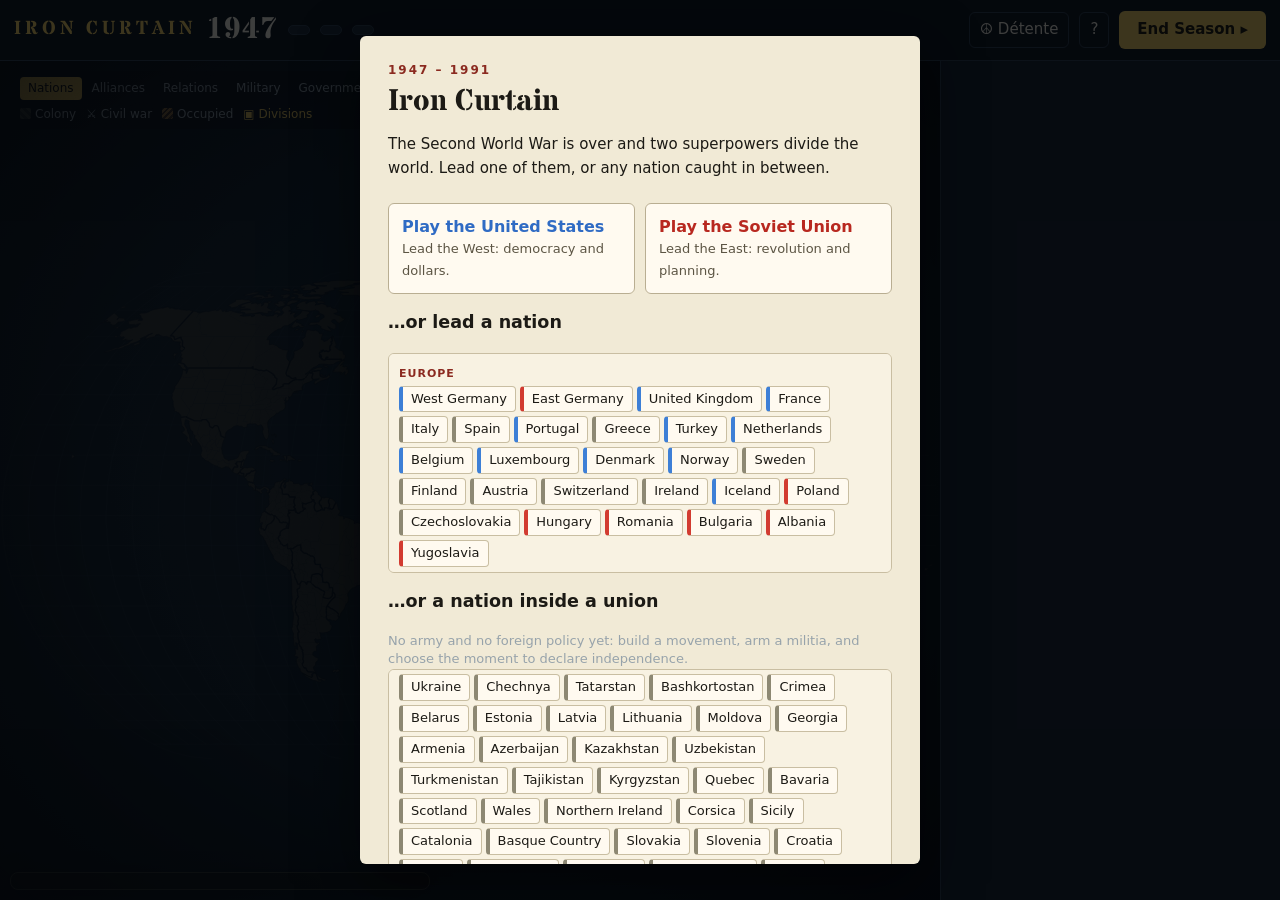
<file: index.html>
<!doctype html>
<html lang="en">
<head>
<meta charset="utf-8">
<meta name="viewport" content="width=device-width, initial-scale=1">
<title>Iron Curtain</title>
<link rel="stylesheet" href="style.css">
</head>
<body>
<header>
  <div class="brand">IRON CURTAIN</div>
  <div class="year" id="year">1947</div>
  <div class="chip" id="ip" title="Influence Points: spend them on countries. You get more each year."></div>
  <div class="chip" id="tension" title="World tension. If it reaches 100, nuclear war ends the game for everyone."></div>
  <div class="chip score" id="score" title="Score: the value of every country in your bloc, plus bonuses from events."></div>
  <div class="grow"></div>
  <button id="detente" class="ghost" title="A summit with your rival: tension −15. Once a year.">☮ Détente</button>
  <button id="finish" class="ghost" title="End the game and see how you did" hidden>End game</button>
  <button id="help" class="ghost" title="How to play">?</button>
  <button id="end" class="primary" title="End the season (Enter)">End Season ▸</button>
</header>
<main>
  <section id="mapbox">
    <svg id="map" viewBox="0 0 1000 520" preserveAspectRatio="xMidYMid meet"></svg>
    <div id="tip" hidden></div>
    <div id="legend">
      <div class="modes"><button data-mode="nat" class="on" title="Every country in its own colour (1)">Nations</button><button data-mode="pact" title="Alliances (2)">Alliances</button><button data-mode="rel" title="How the world sees you (3)">Relations</button><button data-mode="mil" title="Army sizes (4)">Military</button><button data-mode="gov" title="Kinds of government (5)">Government</button><button data-mode="stab" title="Stability (6)">Stability</button></div>
      <div class="keys"><span id="legend-dyn"></span><span><i class="hatch"></i>Colony</span><span>⚔ Civil war</span><span><i class="occ"></i>Occupied</span><span style="color:#e8c45a">▣ Divisions</span></div>
    </div>
    <ol id="news"></ol>
  </section>
  <aside id="panel"></aside>
</main>
<div id="modal" hidden><div class="card" id="card"></div></div>
<div id="toast" hidden></div>

<script src="lib/d3.min.js"></script>
<script src="lib/topojson-client.min.js"></script>
<script src="lib/provinces.js"></script>
<script src="data.js"></script>
<script src="provinces.js"></script>
<script src="neighbours.js"></script>
<script src="provgrid.js"></script>
<script src="trees.js"></script>
<script src="game.js"></script>
<script src="ui.js"></script>
</body>
</html>
</file>
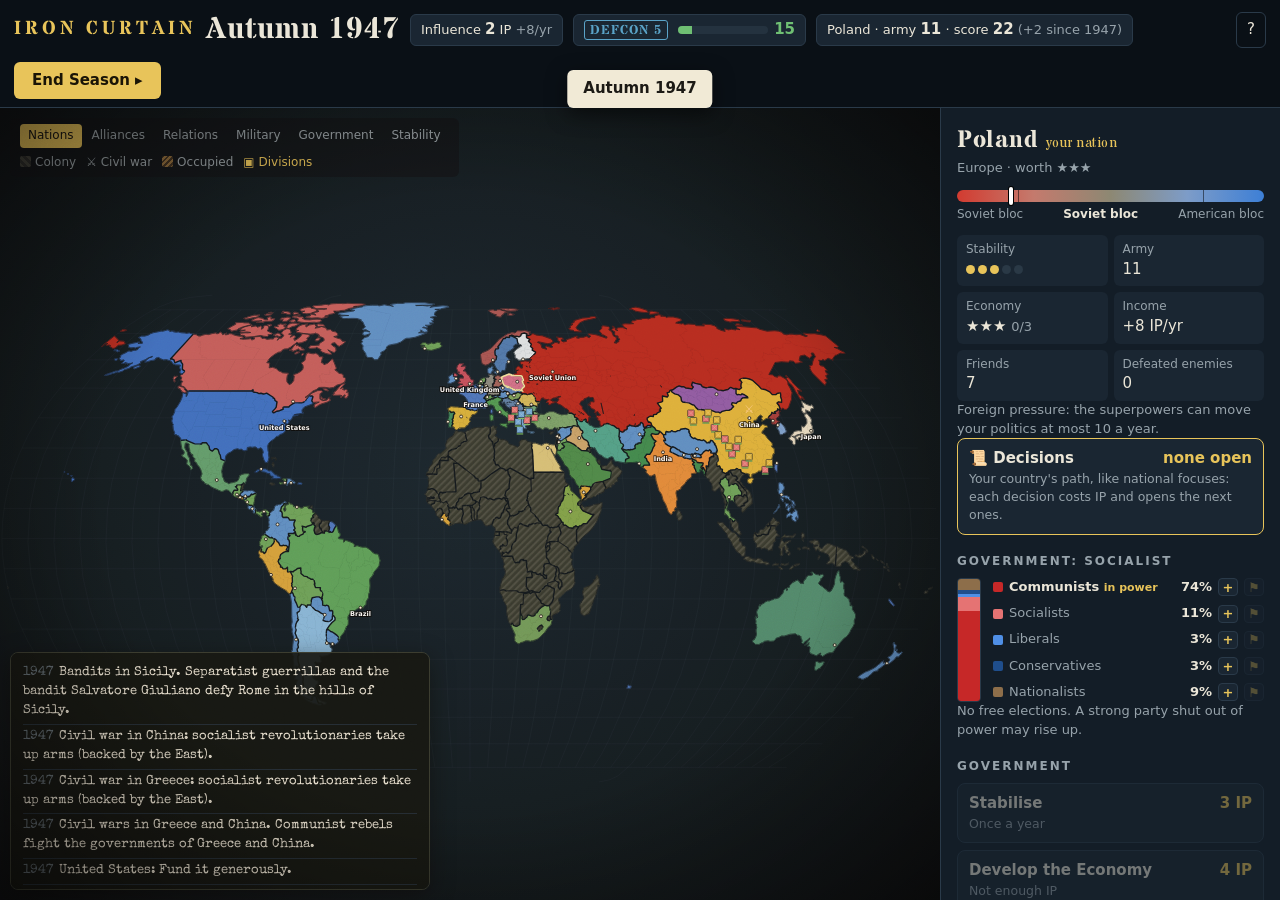
<file: tools/clicktest.html>
<!doctype html>
<!-- tools/clicktest.html: the real game screen (a copy of index.html) plus clicktest.js, which plays it and prints a report -->
<html lang="en">
<head>
<meta charset="utf-8">
<meta name="viewport" content="width=device-width, initial-scale=1">
<title>Iron Curtain Lite</title>
<link rel="stylesheet" href="../style.css">
</head>
<body>
<header>
  <div class="brand">IRON CURTAIN</div>
  <div class="year" id="year">1947</div>
  <div class="chip" id="ip" title="Influence Points: spend them on countries. You get more each year."></div>
  <div class="chip" id="tension" title="World tension. If it reaches 100, nuclear war ends the game for everyone."></div>
  <div class="chip score" id="score" title="Score: the value of every country in your bloc, plus bonuses from events."></div>
  <div class="grow"></div>
  <button id="detente" class="ghost" title="A summit with your rival: tension −15. Once a year.">☮ Détente</button>
  <button id="finish" class="ghost" title="End the game and see how you did" hidden>End game</button>
  <button id="help" class="ghost" title="How to play">?</button>
  <button id="end" class="primary" title="End the year (Enter)">End Year ▸</button>
</header>
<main>
  <section id="mapbox">
    <svg id="map" viewBox="0 0 1000 520" preserveAspectRatio="xMidYMid meet"></svg>
    <div id="tip" hidden></div>
    <div id="legend">
      <div class="modes"><button data-mode="nat" class="on" title="Every country in its own colour (1)">Nations</button><button data-mode="pact" title="Alliances (2)">Alliances</button><button data-mode="rel" title="How the world sees you (3)">Relations</button><button data-mode="mil" title="Army sizes (4)">Military</button><button data-mode="gov" title="Kinds of government (5)">Government</button><button data-mode="stab" title="Stability (6)">Stability</button></div>
      <div class="keys"><span id="legend-dyn"></span><span><i class="hatch"></i>Colony</span><span>⚔ Civil war</span><span><i class="occ"></i>Occupied</span><span style="color:#e8c45a">▣ Divisions</span></div>
    </div>
    <ol id="news"></ol>
  </section>
  <aside id="panel"></aside>
</main>
<div id="modal" hidden><div class="card" id="card"></div></div>
<div id="toast" hidden></div>

<script>window.ERRS = []; window.onerror = (m, u, l) => { ERRS.push(m + " @" + l); }; window.NO_WAIT = true;</script>
<script src="../lib/d3.min.js"></script>
<script src="../lib/topojson-client.min.js"></script>
<script src="../lib/provinces.js"></script>
<script src="../data.js"></script>
<script src="../provinces.js"></script>
<script src="../neighbours.js"></script>
<script src="../provgrid.js"></script>
<script src="../trees.js"></script>
<script src="../game.js"></script>
<script src="../ui.js"></script>
<script src="clicktest.js"></script>
</body>
</html>
</file>
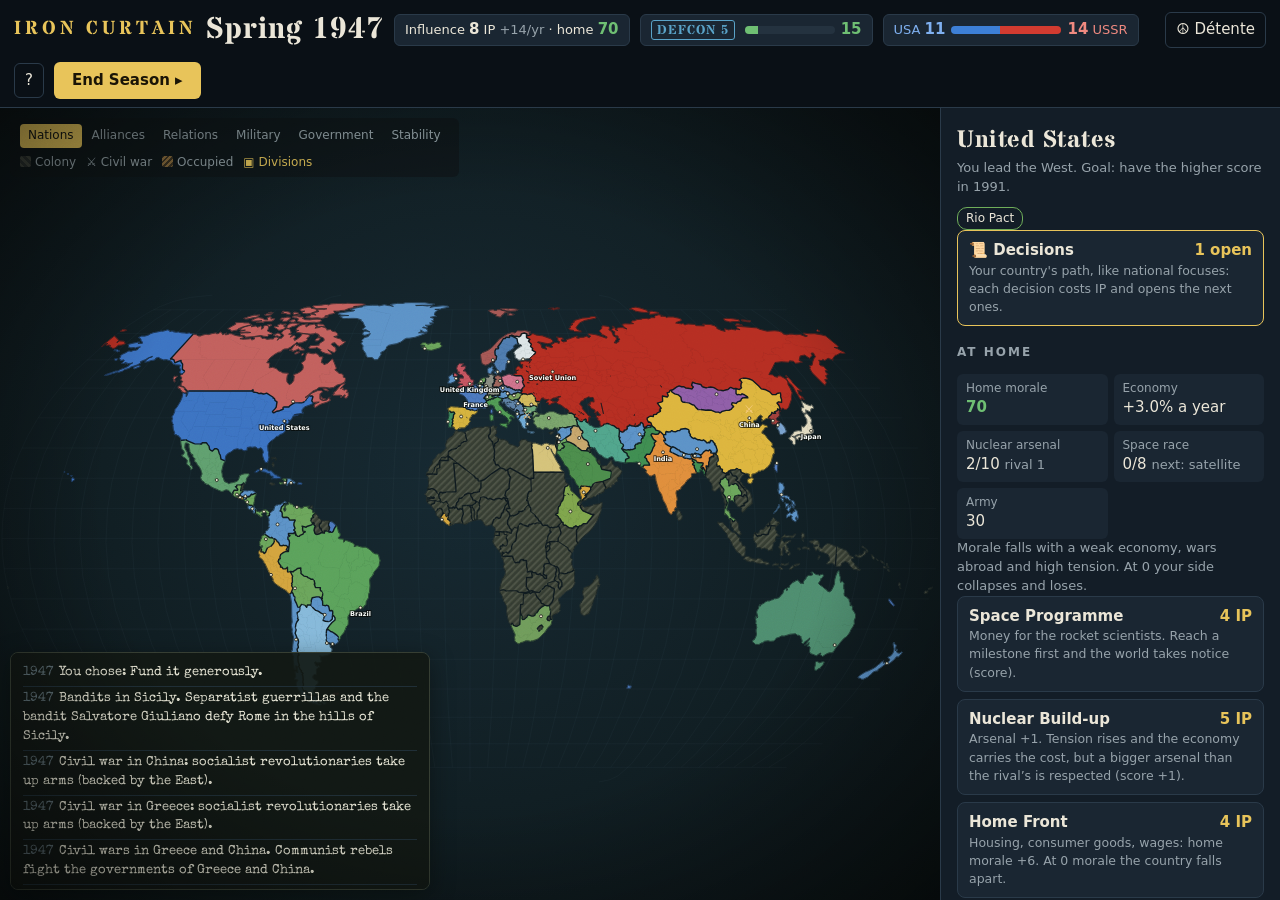
<file: tools/test.html>
<!doctype html>
<html lang="en">
<head>
<meta charset="utf-8">
<meta name="viewport" content="width=device-width, initial-scale=1">
<title>Iron Curtain Lite</title>
<link rel="stylesheet" href="../style.css">
</head>
<body>
<header>
  <div class="brand">IRON CURTAIN</div>
  <div class="year" id="year">1947</div>
  <div class="chip" id="ip" title="Influence Points: spend them on countries. You get more each year."></div>
  <div class="chip" id="tension" title="World tension. If it reaches 100, nuclear war ends the game for everyone."></div>
  <div class="chip score" id="score" title="Score: the value of every country in your bloc, plus bonuses from events."></div>
  <div class="grow"></div>
  <button id="detente" class="ghost" title="A summit with your rival: tension −15. Once a year.">☮ Détente</button>
  <button id="finish" class="ghost" hidden>End game</button>
  <button id="help" class="ghost" title="How to play">?</button>
  <button id="end" class="primary" title="End the year (Enter)">End Year ▸</button>
</header>
<main>
  <section id="mapbox">
    <svg id="map" viewBox="0 0 1000 520" preserveAspectRatio="xMidYMid meet"></svg>
    <div id="tip" hidden></div>
    <div id="legend">
      <div class="modes"><button data-mode="nat" class="on" title="Every country in its own colour (1)">Nations</button><button data-mode="pact" title="Alliances (2)">Alliances</button><button data-mode="rel" title="How the world sees you (3)">Relations</button><button data-mode="mil" title="Army sizes (4)">Military</button><button data-mode="gov" title="Kinds of government (5)">Government</button><button data-mode="stab" title="Stability (6)">Stability</button></div>
      <div class="keys"><span id="legend-dyn"></span><span><i class="hatch"></i>Colony</span><span>⚔ Civil war</span><span><i class="occ"></i>Occupied</span><span style="color:#e8c45a">▣ Divisions</span></div>
    </div>
    <ol id="news"></ol>
  </section>
  <aside id="panel"></aside>
</main>
<div id="modal" hidden><div class="card" id="card"></div></div>
<div id="toast" hidden></div>

<script>window.onerror=(m,u,l,c,e)=>{const d=document.createElement("pre");d.style.cssText="position:fixed;top:0;left:0;z-index:99;background:#fff;color:#000";d.textContent="ERR "+m+" @"+l;document.body.appendChild(d)};</script>
<script>window.NO_ANIM=location.hash.includes("still"); window.NO_WAIT=true;</script>
<script src="../lib/d3.min.js"></script>
<script src="../lib/topojson-client.min.js"></script>
<script src="../lib/provinces.js"></script>
<script src="../data.js"></script>
<script src="../provinces.js"></script>
<script src="../neighbours.js"></script>
<script src="../provgrid.js"></script>
<script src="../trees.js"></script>
<script src="../game.js"></script>
<script src="../ui.js"></script>
<script>
const q=s=>document.querySelector(s); const [side,yrs,pick]=location.hash.slice(1).split(',');
q('[data-side="'+(side||'US')+'"]').click();
for(let y=0;y<(+yrs||0);y++){ let n=0; if(q('#onward')&&!location.hash.includes('verdict')) q('#onward').click(); while(q('[data-i]')&&n++<9) q('[data-i]').click(); if (ironCurtain.game.side) GAME.computerTurn(ironCurtain.game, ironCurtain.game.side); q('#end').click(); }
{let n=0; while(q('[data-i]')&&n++<9) q('[data-i]').click();}
if(location.hash.includes('formit')){ const g=ironCurtain.game; for(const k of ['BEL','LUX']) g.c[k].a=g.c.NLD.a; g.ip.ME=30; GAME.form(g,'benelux');
  g.c.FRG.army=1; g.wars=[]; GAME.act(g,'ME','invade','FRG'); g.wars[0].front=99; g.wars[0].years=3; ironCurtain.refresh(); document.getElementById('end').click(); }
if(location.hash.includes('cutit')){ const g=ironCurtain.game; g.cuts=[]; GAME.cutLand(g,'IRN','IRQ',0.35); GAME.cutLand(g,'KOR','PRK',0.6); GAME.cutLand(g,'POL','SUN',0.5); GAME.cutLand(g,'IND','PAK',0.5); ironCurtain.refresh(); }
if(location.hash.includes('occit')){ const g=ironCurtain.game; g.peace={win:'EGY',lose:'SAU'}; GAME.conference(g,['annex']); g.c.SAU.occ.unrest=72; g.c.SAU.occ.integ=30;
  GAME.cutLand(g,'ISR','EGY',0.6); if(g.cuts[0]) g.cuts[0].occ={unrest:20,integ:55,policy:'integrate',core:false,acted:0}; ironCurtain.refresh(); }
if(location.hash.includes('stage')){ const g=ironCurtain.game; g.wars=[]; GAME.civilWar; 
  const add=(a,d,f,p)=>{g.wars.push({id:g.wars.length+1,att:a,def:d,front:f,prev:p,years:2,help:{att:0,def:0},troops:{},armed:{}})};
  add("IRQ","IRN",55,25); add("PAK","IND",35,15); add("ARG","GBR",40,20); add("SOM","ETH",-30,-55); ironCurtain.refresh(); }
if(location.hash.includes('customs')){ const g=ironCurtain.game; g.wars=[]; for(const k of ['VNM','RVN']) g.c[k].independent=true; g.c.RVN.a=50; g.c.VNM.a=-60; g.c.CHN.war=null;
  const add=(a,d,f,p)=>{g.wars.push({id:g.wars.length+1,att:a,def:d,front:f,prev:p,years:2,help:{att:0,def:0},troops:{},armed:{},capFell:{}})};
  add('VNM','RVN',45,20); add('CHN','TIB',50,30); g.c.KUR.war={rebels:'SU',balance:-30,years:2,help:{US:0,SU:0},troops:{},sep:true};
  g.c.UKR.owner=null; g.c.UKR.a=20; g.c.CRM.owner='UKR'; add('SUN','UKR',35,15); g.c.SCO.owner=null; g.c.SCO.a=30; add('GBR','SCO',-25,-10); ironCurtain.refresh(); }
if(location.hash.includes('states')){ const g=ironCurtain.game; g.wars=[]; g.c.GRC.war=null; g.c.CHN.war=null;
  const add=(a,d,f,p)=>{g.wars.push({id:g.wars.length+1,att:a,def:d,front:f,prev:p,years:2,help:{att:0,def:0},troops:{},armed:{},capFell:{}})};
  add('ROU','SUN',40,20); add('HUN','YUG',45,25); add('IRL','GBR',35,15); add('CHN','SUN',30,10); ironCurtain.refresh(); }
if(pick){ const p=[...document.querySelectorAll('path.land')].find(p=>p.__data__&&p.__data__.key===pick); if(p) p.dispatchEvent(new MouseEvent(location.hash.includes('dbl')?'dblclick':'click',{bubbles:true})); }
if(location.hash.includes('confit')){ const g=ironCurtain.game, me=g.nation||'USA'; const foe=(location.hash.match(/foe=(\w+)/)||[])[1]||'LBY';
  g.wars=[]; const w={id:99,att:me,def:foe,front:100,years:3,help:{att:0,def:0},troops:{SU:location.hash.includes('withsu')?'att':null},armed:{},capFell:{}};
  GAME.startConference(g,w,'att'); ironCurtain.refresh(); ironCurtain.select(foe); ironCurtain.zoomTo(foe);
  if(location.hash.includes('claim2')){ for(let k=0;k<2;k++){ const v=GAME.confView(g); const o=v.options.find(x=>x.kind==='take'&&x.ok); if(o) GAME.confDemand(g,o.id); } ironCurtain.refresh(); } }
const dv=location.hash.match(/divs=(\w+):(\w+):(\d+)/); if(dv){ const g=ironCurtain.game; g.wars=[]; g.units=[]; g.ctl={}; for(const k of [dv[1],dv[2]]) g.c[k].war=null; g.pending=[];
  const w=GAME.startWar(g,dv[1],dv[2],0);  for(let i=0;i<+dv[3];i++){ GAME.warSeason(g); g.season=(g.season+1)%4; } {const d=document.createElement("pre");d.style.cssText="position:fixed;bottom:0;right:0;z-index:99;background:#000;color:#0f0;font-size:11px;margin:0";d.textContent="ctl "+JSON.stringify(g.ctl)+" held "+JSON.stringify(w.held);document.body.appendChild(d);} document.title="DBG "+w.quiet+" "+g.units.map(u=>u.p+":"+(u.path[0])+":"+u.mv).slice(0,2).join(" ")+" "+JSON.stringify(g.stance)+" "+Object.keys(g.ctl).length; ironCurtain.refresh();
  if(location.hash.includes('pickme')){ const el=[...document.querySelectorAll('g.div.mine')][0]; if(el) el.dispatchEvent(new MouseEvent('click',{bubbles:true})); }
  if(location.hash.includes('order')){ const me=GAME.playerKey(g), u=g.units.find(x=>x.k===me); const foe=w.att===me?w.def:w.att; const cp=GAME.capPid(foe); if(u&&cp!==null){ GAME.orderUnits(g,[u.id],cp); } ironCurtain.refresh(); } }
if(location.hash.includes("puppetit")){ const g=ironCurtain.game; g.c.IRQ.puppetOf="IRN"; g.c.AFG.puppetOf="SUN"; g.c.JOR.puppetOf="USA"; ironCurtain.refresh(); }
if(location.hash.includes("treeit")){ const g=ironCurtain.game; g.ip.ME=40; g.ip.US=40; GAME.decide(g, GAME.playerKey(g), GAME.playerKey(g)==="USA"?"truman":"plan"); ironCurtain.refresh(); document.getElementById("opentree").click(); }
const zm=location.hash.match(/z=(\w+)/); if(zm) ironCurtain.zoomTo(zm[1]);
const mm=location.hash.match(/mode=(\w+)/); if(mm) document.querySelector('[data-mode="'+mm[1]+'"]').click();
if(location.hash.includes('mid')){ const t0=performance.now(); while(performance.now()-t0<800); d3.timerFlush(); }
const vm=location.hash.match(/v=(-?[\d.]+):(-?[\d.]+):([\d.]+)/); if(vm) ironCurtain.view(+vm[1],+vm[2],+vm[3]);
const dm=location.hash.match(/dbg=([A-Z]+):([A-Z]+)/); if(dm){ const f=ironCurtain.frontField(dm[1],dm[2]); const p=document.createElement('pre'); p.id='dbg'; p.textContent='DBG '+JSON.stringify({border:f.borderD.slice(0,300), size:f.size, th:f.thrusts.length, d25:f.at(0.25).d.length, d90:f.at(0.9).d.length, heart:f.heart}); document.body.appendChild(p); }
</script></body>
</html>
</file>
<file: style.css>
:root {
  --bg: #0b1219; --sea: #0f1c27; --panel: #131d27; --panel2: #1a2632; --line: #2a3a49;
  --ink: #ebe6d8; --dim: #97a3ab; --gold: #e8c45a;
  --us: #3d7fd6; --us-lean: #7d9cc8; --neutral: #8d8873; --su-lean: #c47a6d; --su: #d23b30;
  --good: #6fbf73; --bad: #e0675b;
}
* { box-sizing: border-box; }
html, body { margin: 0; height: 100%; background: var(--bg); color: var(--ink); font: 15px/1.45 system-ui, -apple-system, 'Segoe UI', sans-serif; }
body { display: flex; flex-direction: column; overflow: hidden; }
button { font: inherit; color: inherit; cursor: pointer; }

header { display: flex; align-items: center; gap: 10px; padding: 8px 14px; background: #0a1016; border-bottom: 1px solid var(--line); flex-wrap: wrap; }
.brand { font-weight: 800; letter-spacing: 3px; color: var(--gold); }
.brand span { font-weight: 400; color: var(--dim); font-size: 12px; letter-spacing: 2px; }
.year { font-size: 26px; font-weight: 700; min-width: 64px; text-align: center; }
.chip { background: var(--panel2); border: 1px solid var(--line); border-radius: 6px; padding: 4px 10px; font-size: 13px; white-space: nowrap; }
.chip b { font-size: 15px; }
.bar { display: inline-block; width: 90px; height: 8px; border-radius: 4px; background: #24323f; vertical-align: middle; margin: 0 6px; overflow: hidden; }
.bar i { display: block; height: 100%; }
.score .vs { display: inline-flex; width: 110px; height: 8px; border-radius: 4px; overflow: hidden; vertical-align: middle; margin: 0 6px; }
.grow { flex: 1; }
.primary { background: var(--gold); color: #1a1406; border: 0; border-radius: 6px; padding: 8px 18px; font-weight: 700; }
.primary:disabled { opacity: .4; cursor: default; }
.ghost { background: transparent; border: 1px solid var(--line); border-radius: 6px; padding: 6px 10px; }
.ghost:hover:not(:disabled) { border-color: var(--dim); }
.ghost:disabled { opacity: .4; cursor: default; }

main { flex: 1; display: flex; min-height: 0; }
#mapbox { flex: 1; position: relative; background: var(--sea); min-width: 0; }
#map { width: 100%; height: 100%; display: block; cursor: grab; }
.land { }
.land.click { cursor: pointer; }
.border { fill: none; stroke: #0b141c; stroke-width: 1.4; stroke-linejoin: round; vector-effect: non-scaling-stroke; pointer-events: none; }
.provline { fill: none; stroke: rgba(10,16,22,.38); stroke-width: .45; vector-effect: non-scaling-stroke; pointer-events: none; }
#tip .prov { color: #e8dcb8; }
.coast { fill: none; stroke: #0b141c; stroke-width: .6; vector-effect: non-scaling-stroke; pointer-events: none; }
.selected { fill: none; stroke: var(--gold); stroke-width: 2.2; vector-effect: non-scaling-stroke; pointer-events: none; }
.hover { fill: none; stroke: #fff; stroke-width: 1.2; vector-effect: non-scaling-stroke; pointer-events: none; }
.capital { fill: #f3ead2; stroke: #111; stroke-width: .8; vector-effect: non-scaling-stroke; pointer-events: none; }
.town { fill: #d9cfb6; stroke: #111; stroke-width: .6; vector-effect: non-scaling-stroke; pointer-events: none; }
.city { font: 500 5.5px system-ui, sans-serif; fill: #e9e2cf; paint-order: stroke; stroke: rgba(0,0,0,.75); pointer-events: none; }
.city.cap { font-weight: 700; fill: #fff; }
.war { font-size: 12px; text-anchor: middle; dominant-baseline: central; fill: #ffcf8a; pointer-events: none; }
.label { font: 600 7px system-ui, sans-serif; fill: #fff; text-anchor: middle; paint-order: stroke; stroke: rgba(0,0,0,.7); pointer-events: none; }

#tip { position: absolute; pointer-events: none; background: rgba(10,16,22,.95); border: 1px solid var(--line); border-radius: 6px; padding: 6px 9px; font-size: 13px; }
#legend { position: absolute; top: 10px; left: 10px; display: flex; flex-wrap: wrap; gap: 10px; background: rgba(10,16,22,.8); padding: 6px 10px; border-radius: 6px; font-size: 12px; color: var(--dim); max-width: calc(100% - 20px); }
#legend i { display: inline-block; width: 11px; height: 11px; border-radius: 2px; margin-right: 4px; vertical-align: -1px; }
.hatch { background: repeating-linear-gradient(45deg, #3c3f3a 0 3px, #26292a 3px 6px); }
#news { position: absolute; left: 10px; bottom: 10px; width: min(420px, 60%); max-height: 30%; overflow-y: auto; margin: 0; padding: 8px 12px; list-style: none; background: rgba(10,16,22,.9); border: 1px solid var(--line); border-radius: 8px; font-size: 13px; }
#news li { padding: 3px 0; color: var(--dim); border-bottom: 1px solid #1c2834; }
#news li.now { color: var(--ink); }
#news li span { color: #5d6b75; margin-right: 6px; }

#panel { width: 340px; background: var(--panel); border-left: 1px solid var(--line); padding: 16px; overflow-y: auto; }
#panel h2 { margin: 0; font-size: 24px; }
#panel h3 { margin: 18px 0 8px; font-size: 12px; letter-spacing: 2px; text-transform: uppercase; color: var(--dim); }
.sub { color: var(--dim); font-size: 13px; }
.align { position: relative; height: 12px; border-radius: 6px; margin: 12px 0 4px; background: linear-gradient(90deg, var(--su), var(--su-lean) 25%, var(--neutral) 50%, var(--us-lean) 75%, var(--us)); }
.align i { position: absolute; top: -3px; width: 4px; height: 18px; background: #fff; border-radius: 2px; box-shadow: 0 0 0 1px #000; transform: translateX(-2px); }
.align b { position: absolute; top: 0; bottom: 0; width: 1px; background: rgba(0,0,0,.5); }
.ends { display: flex; justify-content: space-between; font-size: 12px; color: var(--dim); }
.facts { display: grid; grid-template-columns: 1fr 1fr; gap: 6px; margin-top: 12px; }
.fact { background: var(--panel2); border-radius: 6px; padding: 6px 9px; }
.fact small { display: block; color: var(--dim); font-size: 12px; }
.pips i { display: inline-block; width: 9px; height: 9px; border-radius: 50%; background: #2a3946; margin-right: 3px; }
.pips i.on { background: var(--gold); }
.act { display: grid; grid-template-columns: 1fr auto; width: 100%; text-align: left; background: var(--panel2); border: 1px solid var(--line); border-radius: 8px; padding: 9px 11px; margin-bottom: 7px; }
.act:hover:not(:disabled) { border-color: var(--gold); }
.act:disabled { opacity: .45; cursor: default; }
.act b { font-size: 15px; } .act em { font-style: normal; color: var(--gold); font-weight: 700; }
.act small { grid-column: 1 / -1; color: var(--dim); font-size: 12.5px; }
.warbox { margin-top: 12px; padding: 9px 11px; border-radius: 8px; border: 1px solid #5a3a22; background: #21180f; }
.warbar { display: flex; height: 10px; border-radius: 5px; overflow: hidden; margin: 6px 0 3px; }
.wsides { display: flex; justify-content: space-between; gap: 10px; margin-top: 8px; font-size: 12px; }
.wsides span { display: flex; flex-direction: column; min-width: 0; }
.wsides span:last-child { text-align: right; }
.wsides small { color: var(--dim); font-size: 11px; }
.wstate { text-align: center; font-size: 12px; color: var(--gold); }
.empty { color: var(--dim); }
.empty li { margin-bottom: 8px; }

#modal { position: fixed; inset: 0; background: rgba(3,6,10,.75); display: flex; align-items: center; justify-content: center; padding: 16px; z-index: 10; }
#modal[hidden] { display: none; }
.card { background: #f1ead6; color: #1c1a15; width: min(560px, 100%); max-height: 92vh; overflow-y: auto; border-radius: 6px; padding: 26px 28px; box-shadow: 0 20px 60px rgba(0,0,0,.6); }
.card .kicker { font-size: 12px; letter-spacing: 2px; text-transform: uppercase; color: #8b2a20; font-weight: 700; }
.card h1 { margin: 6px 0 10px; font-size: 30px; line-height: 1.1; }
.card p { line-height: 1.55; }
.card .choice { display: block; width: 100%; text-align: left; margin-top: 8px; background: #fffaf0; border: 1px solid #b9ae92; border-radius: 6px; padding: 11px 13px; }
.card .choice:hover { border-color: #1c1a15; background: #fff; }
.card .choice b { display: block; font-size: 16px; }
.card .choice span { font-size: 13px; color: #5c5544; }
.card .sides { display: flex; gap: 10px; flex-wrap: wrap; }
.card .sides .choice { flex: 1; min-width: 200px; }
.card ul { padding-left: 20px; } .card li { margin-bottom: 6px; }
.card .go { width: 100%; margin-top: 14px; background: #1c1a15; color: #f1ead6; border: 0; border-radius: 6px; padding: 12px; font-weight: 700; letter-spacing: 1px; }

#toast { position: fixed; top: 70px; left: 50%; transform: translateX(-50%); background: #f1ead6; color: #1c1a15; padding: 8px 16px; border-radius: 6px; font-weight: 600; box-shadow: 0 6px 20px rgba(0,0,0,.5); z-index: 20; }

@media (max-width: 820px) {
  main { flex-direction: column; }
  #panel { width: 100%; height: 45%; border-left: 0; border-top: 1px solid var(--line); }
  #news { display: none; }
}

.warline { fill: none; stroke: #ffa040; stroke-width: 1.6; opacity: .6; stroke-dasharray: 6 4; vector-effect: non-scaling-stroke; pointer-events: none; animation: march 2.5s linear infinite; }
@keyframes march { to { stroke-dashoffset: -10; } }
.zone, .zonegone { pointer-events: none; }
.zonefill { opacity: 1; }
.zonehatch { fill: url(#occupied); opacity: .22; }
.zonecover { fill: none; stroke-width: 3; vector-effect: non-scaling-stroke; pointer-events: none; }
.zoneline { fill: none; stroke: #0b141c; stroke-width: 1.7; vector-effect: non-scaling-stroke; stroke-linejoin: round; }
.zoneglow { fill: none; stroke-width: 4.5; opacity: .45; vector-effect: non-scaling-stroke; stroke-linejoin: round; }
.zone.cut .zoneglow { display: none; }
.zone.civil .zoneline { stroke-dasharray: 5 2.5; }
.thrust { stroke: #0b141c; stroke-width: .9; vector-effect: non-scaling-stroke; stroke-linejoin: round; opacity: .92; }
.capital.fallen { stroke: #fff; stroke-width: 1.2; }
.selected.mine { stroke: #f5e3a3; stroke-width: 1.6; }
.you { font-size: 13px; font-weight: 400; color: var(--gold); }
.pacts { display: flex; flex-wrap: wrap; gap: 5px; margin-top: 10px; }
.pacts span { font-size: 12px; padding: 2px 8px; border-radius: 10px; border: 1px solid; }
.card .nations { max-height: 220px; overflow-y: auto; border: 1px solid #c9bea2; border-radius: 6px; padding: 4px 10px; background: #f8f2e2; }
.card .nations h4 { margin: 8px 0 4px; font-size: 11px; letter-spacing: 1px; text-transform: uppercase; color: #8b2a20; }
.card .nat { background: #fffaf0; border: 1px solid #c9bea2; border-left: 4px solid var(--c); border-radius: 4px; padding: 3px 8px; margin: 0 4px 4px 0; font-size: 13px; color: #1c1a15; }
.card .nat:hover { border-color: #1c1a15; border-left-color: var(--c); }
.parties { display: flex; gap: 12px; }
.pbar { width: 24px; height: 124px; display: flex; flex-direction: column; border-radius: 4px; overflow: hidden; border: 1px solid var(--line); flex: none; }
.pbar i { display: block; width: 100%; }
.plist { flex: 1; display: flex; flex-direction: column; justify-content: space-between; font-size: 13px; }
.plist div { display: grid; grid-template-columns: 10px 1fr auto auto auto; gap: 6px; align-items: center; color: var(--dim); }
.plist div i { width: 10px; height: 10px; border-radius: 2px; }
.plist div b { color: var(--ink); }
.plist div em { font-style: normal; font-size: 11px; color: var(--gold); }
.plist div.rul span { color: var(--ink); font-weight: 600; }
.pbtn { width: 20px; height: 18px; padding: 0; border: 1px solid var(--line); border-radius: 4px; background: var(--panel2); color: var(--gold); font-weight: 700; line-height: 1; }
.pbtn:disabled { opacity: .3; cursor: default; }
.unit { pointer-events: none; }
.unit rect { stroke: #111; stroke-width: .5; }
.unit path { stroke: rgba(255,255,255,.9); stroke-width: .45; fill: none; }
.terms { display: flex; flex-direction: column; gap: 4px; margin: 8px 0; font-size: 13px; }
.terms label { display: flex; align-items: center; gap: 6px; cursor: pointer; }
.terms label em { margin-left: auto; font-style: normal; color: var(--gold); }
.terms label.off { opacity: .4; cursor: default; }
.card .choice.on { border-color: #8b2a20; background: #f3e1c8; box-shadow: inset 4px 0 0 #8b2a20; }
.card .choice:disabled { opacity: .45; cursor: default; }
.zone.cut .zonehatch { display: none; }
.zone.cut .zoneline { stroke-dasharray: none; stroke-width: 1.4; }
.terr { border: 1px solid var(--line); border-radius: 8px; padding: 10px 12px; margin: 8px 0; background: var(--panel2); }
.terr .thead { display: flex; justify-content: space-between; align-items: baseline; margin-bottom: 6px; }
.terr .meter, .exbox .meter { display: grid; grid-template-columns: 78px 1fr 28px; gap: 8px; align-items: center; font-size: 12px; margin: 3px 0; color: var(--dim); }
.terr .meter .bar, .exbox .meter .bar { height: 6px; background: #0b141c; border-radius: 3px; overflow: hidden; display: block; }
.terr .meter .bar i, .exbox .meter .bar i { display: block; height: 100%; }
.terr .meter b, .exbox .meter b { text-align: right; }
.policies { display: grid; grid-template-columns: repeat(4, 1fr); gap: 4px; margin: 8px 0 4px; }
.pol { font-size: 11px; padding: 5px 2px; border: 1px solid var(--line); border-radius: 5px; background: transparent; color: var(--dim); }
.pol.on { border-color: var(--gold); color: var(--gold); background: rgba(240,200,90,.08); }
.tacts { display: grid; grid-template-columns: repeat(3, 1fr); gap: 4px; margin-top: 8px; }
.act.small { padding: 6px 8px; margin: 0; }
.act.small b { font-size: 12px; }
.land.restless { animation: restless 2.4s ease-in-out infinite; }
@keyframes restless { 50% { filter: brightness(1.35) saturate(1.3); } }
.tacts .act.small { display: flex; flex-direction: column; align-items: flex-start; gap: 2px; position: relative; }
.tacts .act.small b { white-space: nowrap; }
.tacts .act.small em { position: static; font-size: 11px; }
.zone.cut .zonefill { pointer-events: fill; cursor: pointer; }
.selected.region { stroke-dasharray: 5 3; }
#tip .dim { color: #8a8f94; font-size: 11px; }
/* map modes */
#legend { flex-direction: column; gap: 6px; }
#legend .modes { display: flex; flex-wrap: wrap; gap: 2px; }
#legend .modes button { background: transparent; border: 1px solid transparent; color: var(--dim); font: inherit; font-size: 12px; padding: 2px 7px; border-radius: 4px; cursor: pointer; }
#legend .modes button:hover { color: var(--ink); }
#legend .modes button.on { background: #e8c45a; color: #111; }
#legend .keys { display: flex; flex-wrap: wrap; gap: 10px; }
#legend-dyn { display: contents; }
/* peace conference */
.kicker2 { font-size: 11px; letter-spacing: .14em; text-transform: uppercase; color: #e8c45a; margin-bottom: 2px; }
.confw { display: flex; justify-content: space-between; padding: 6px 10px; margin: 3px 0; border-radius: 5px; background: rgba(255,255,255,.04); font-size: 13px; }
.confw.me { outline: 1px solid rgba(232,196,90,.5); }
.confw.turn { background: rgba(232,196,90,.16); }
.claims div { font-size: 12.5px; margin: 3px 0; }
.claims i { display: inline-block; width: 10px; height: 10px; border-radius: 2px; margin-right: 6px; vertical-align: -1px; }
path.land.claimable { stroke: #ffd75a; stroke-width: 1.4; vector-effect: non-scaling-stroke; cursor: pointer; }
path.land.claimable:hover { filter: brightness(1.25); }
path.land.claimed { filter: saturate(1.3) brightness(1.1); stroke: #fff6c8; stroke-width: .9; stroke-dasharray: 2 1.5; vector-effect: non-scaling-stroke; }

/* ---- divisions ---- */
.occhatch { fill: url(#occupied); opacity: .5; pointer-events: none; }
.frontline { fill: none; stroke: #0b141c; stroke-width: 2.2; vector-effect: non-scaling-stroke; stroke-linejoin: round; pointer-events: none; }
.div { cursor: pointer; }
.div .ubox { stroke: #0b141c; stroke-width: .6; }
.div.mine .ubox { stroke: #e8c45a; stroke-width: .9; }
.div.sel .ubox { stroke: #fff; stroke-width: 1.4; }
.div.cut .ubox { stroke: #e0533c; stroke-dasharray: 1.5 1; }
.div .ux { stroke: rgba(255,255,255,.35); stroke-width: .5; fill: none; }
.div .un { fill: #fff; font-size: 5.6px; font-weight: 700; text-anchor: middle; paint-order: stroke; stroke: rgba(0,0,0,.7); stroke-width: 1.2px; pointer-events: none; }
.div .ubar0 { fill: rgba(0,0,0,.6); }
.plan { fill: none; stroke: #e8c45a; stroke-width: 1.3; stroke-dasharray: 3 2; vector-effect: non-scaling-stroke; opacity: .75; pointer-events: none; }
.plan.sel { opacity: 1; stroke-width: 2; }
.warbox .row { display: flex; gap: 6px; margin-top: 6px; }
.warbox .row .act { flex: 1; }
.act.small { padding: 6px 8px; }
.act.on { border-color: #e8c45a; box-shadow: inset 0 0 0 1px #e8c45a; }
.warbox.mini { margin-bottom: 10px; }
.unitcard { border-color: #e8c45a; }
.keys .occ { display: inline-block; width: 10px; height: 10px; margin-right: 4px; vertical-align: -1px; background: repeating-linear-gradient(-45deg, #8a6a3c 0 2px, #3a2e20 2px 4px); }
/* ---- battles ---- */
.barrow { stroke: #0b141c; stroke-width: .7; vector-effect: non-scaling-stroke; opacity: .9; pointer-events: none; }
.battle.repulsed .barrow { opacity: .55; }
.bspot { cursor: help; }
.bsmoke { fill: rgba(40,36,32,.55); filter: blur(1.2px); animation: bsmoke 3.2s ease-in-out infinite; transform-box: fill-box; transform-origin: center; }
.bpulse { fill: none; stroke: #ffb347; stroke-width: 1.1; transform-box: fill-box; transform-origin: center; animation: bpulse 1.6s ease-out infinite; pointer-events: none; }
.bpulse.p2 { animation-delay: .8s; stroke: #ff6a3c; }
.bflash { fill: #fff3b0; opacity: 0; animation: bflash 1.4s linear infinite; pointer-events: none; }
.bbadge { fill: #14181c; stroke-width: 1.8; }
.bicon { fill: #f3ead2; font-size: 4.8px; text-anchor: middle; pointer-events: none; }
.battle.won .bpulse { stroke: #ffd04a; }
@keyframes bpulse { 0% { transform: scale(.4); opacity: .95; } 100% { transform: scale(2.4); opacity: 0; } }
@keyframes bflash { 0%, 100% { opacity: 0; } 8% { opacity: 1; } 20% { opacity: 0; } }
@keyframes bsmoke { 0%, 100% { transform: scale(1); opacity: .7; } 50% { transform: scale(1.25); opacity: .45; } }
.innerline { fill: none; stroke: #f3ead2; stroke-width: 1.1; stroke-dasharray: 3 2; opacity: .85; vector-effect: non-scaling-stroke; pointer-events: none; }
.land { stroke-width: .7; vector-effect: non-scaling-stroke; stroke-linejoin: round; }   /* own colour: closes the seams between provinces */
.drawarrow { fill: rgba(232,196,90,.85); stroke: #0b141c; stroke-width: .8; vector-effect: non-scaling-stroke; pointer-events: none; }
.selbox { fill: rgba(232,196,90,.12); stroke: #e8c45a; stroke-width: 1; stroke-dasharray: 4 3; pointer-events: none; }

/* ---- atmosphere ---- */
.brand, .year, .card h1, #panel h2 { font-family: 'Stardos Stencil', 'Arial Narrow', Impact, sans-serif; }
.brand { letter-spacing: 4px; font-size: 19px; }
.year { font-size: 30px; letter-spacing: 1px; }
#panel h2 { letter-spacing: .5px; }
#news { font-family: 'Special Elite', 'Courier New', monospace; font-size: 13px; background: rgba(14,18,16,.92); border-color: #33382f; box-shadow: 0 6px 24px rgba(0,0,0,.45); }
#news li em { font-style: normal; }
#news li.fresh { color: #f3ead2; }
#news li em.caret::after { content: '▌'; color: var(--gold); animation: blink .6s steps(1) infinite; }
@keyframes blink { 50% { opacity: 0; } }
#mapbox { background: radial-gradient(ellipse at 50% 45%, #13232f 0%, #0c1820 55%, #070d12 100%); }
.sphere { fill: transparent; }
.grat { fill: none; stroke: rgba(140,180,200,.07); stroke-width: .6; vector-effect: non-scaling-stroke; pointer-events: none; }
.atmo { position: absolute; inset: 0; pointer-events: none; }
#vignette { background: radial-gradient(ellipse at 50% 50%, transparent 55%, rgba(0,0,0,.55) 100%); }
#grain { opacity: .07; mix-blend-mode: overlay; animation: grain .9s steps(3) infinite;
  background-image: url("data:image/svg+xml,%3Csvg xmlns='http://www.w3.org/2000/svg' width='180' height='180'%3E%3Cfilter id='n'%3E%3CfeTurbulence type='fractalNoise' baseFrequency='.9' numOctaves='2' stitchTiles='stitch'/%3E%3C/filter%3E%3Crect width='100%25' height='100%25' filter='url(%23n)'/%3E%3C/svg%3E"); }
@keyframes grain { 0% { background-position: 0 0; } 33% { background-position: -60px 40px; } 66% { background-position: 50px -30px; } }
#tint { transition: background 2s; }
#mapbox[data-season="winter"] #tint { background: linear-gradient(180deg, rgba(200,225,255,.13), rgba(160,190,220,.05)); }
#mapbox[data-season="summer"] #tint { background: rgba(255,200,120,.05); }
#mapbox[data-season="autumn"] #tint { background: rgba(190,120,60,.06); }
#mapbox[data-season="spring"] #tint { background: rgba(140,200,140,.03); }
#alert { opacity: 0; transition: opacity 1.5s; box-shadow: inset 0 0 90px rgba(255,40,30,.55); }
body.dc2 #alert { opacity: .45; }
body.dc1 #alert { opacity: 1; animation: alertpulse 1.6s ease-in-out infinite; }
@keyframes alertpulse { 50% { opacity: .55; } }
.defcon { font-family: 'Stardos Stencil', Impact, sans-serif; font-weight: 700; letter-spacing: 1px; border: 1px solid; border-radius: 3px; padding: 0 5px; }
body.dc1 .defcon { animation: blink 1s steps(1) infinite; }
#yearcard { position: absolute; left: 50%; top: 30%; transform: translateX(-50%); pointer-events: none; text-align: center; z-index: 5; max-width: min(640px, 80%); }
#yearcard.show { animation: yearcard 3.2s ease forwards; }
@keyframes yearcard { 0% { opacity: 0; transform: translateX(-50%) translateY(8px); } 15% { opacity: 1; transform: translateX(-50%); } 75% { opacity: 1; } 100% { opacity: 0; } }
.yc-year { font-family: 'Stardos Stencil', Impact, sans-serif; font-size: 72px; font-weight: 700; color: #f3ead2; letter-spacing: 6px; text-shadow: 0 0 30px rgba(0,0,0,.9), 0 2px 0 #000; }
.yc-line { font-family: 'Special Elite', 'Courier New', monospace; font-size: 16px; color: #e8dcb8; background: rgba(10,14,12,.78); padding: 6px 14px; border-top: 1px solid #5a503a; border-bottom: 1px solid #5a503a; }
#mute { font-size: 15px; padding: 5px 9px; }
.confprov { fill: none; stroke: rgba(10,16,22,.35); stroke-width: .5; vector-effect: non-scaling-stroke; pointer-events: none; }
.confprov.loser { stroke: rgba(243,234,210,.75); stroke-width: .9; }
/* a readable front: dark edge, the occupier's colour inside it, stronger hatching */
.wzone .zonehatch { opacity: .38; }
.wzone .zoneline { stroke: #070b0e; stroke-width: 3.4; stroke-linejoin: round; }
.wzone .zoneedge { fill: none; stroke-width: 1.3; stroke-linejoin: round; vector-effect: non-scaling-stroke; pointer-events: none; }
.bflash { r: .8; }
.drawroute { fill: none; stroke: rgba(232,196,90,.9); stroke-width: 3; stroke-linecap: round; stroke-linejoin: round; vector-effect: non-scaling-stroke; pointer-events: none; filter: drop-shadow(0 0 1px #0b141c); }

.pathline { color: #c9b47a; margin: 4px 0; }
/* ---- decision trees ---- */
.card.wide { width: min(1540px, 96vw); }
.treewrap { overflow-x: auto; margin: 14px 0 18px; }
.tree { position: relative; margin: 0 auto; }
.tlines { position: absolute; left: 0; top: 0; pointer-events: none; overflow: visible; }
.tline { fill: none; stroke: #b8ac8a; stroke-width: 2; }
.tline.on { stroke: #8b6a1c; stroke-width: 2.5; }
.tline.any { stroke-dasharray: 5 4; }
.thead { position: absolute; top: 0; font: 700 11px/1 system-ui, sans-serif; letter-spacing: .14em; text-transform: uppercase; color: #8b2a20; border-bottom: 1px solid #c9bd9a; padding-bottom: 5px; }
.tnode { position: absolute; display: flex; flex-direction: column; align-items: flex-start; gap: 2px; text-align: left; padding: 7px 9px; border-radius: 6px; border: 1px solid #c9bd9a; background: #e6dcc0; color: #3a352a; font-size: 12px; overflow: hidden; }
.tnode b { font-size: 12.5px; line-height: 1.15; }
.tnode em { font-style: normal; font-size: 10.5px; font-weight: 700; color: #8b6a1c; }
.tnode small { font-size: 10.5px; line-height: 1.25; color: #6a6250; overflow: hidden; display: -webkit-box; -webkit-line-clamp: 3; -webkit-box-orient: vertical; }
.tnode.ok { background: #f8e9b0; border: 2px solid #c99a1c; color: #1c1a15; cursor: pointer; box-shadow: 0 2px 8px rgba(140,100,20,.25); }
.tnode.ok:hover { background: #ffe58a; }
.tnode.done { background: #3d4a3a; border-color: #2a3328; color: #e6eedd; }
.tnode.done em { color: #a9d38f; } .tnode.done small { color: #b9c6b0; }
.tnode.locked { opacity: .6; }
.tnode.closed { opacity: .32; text-decoration: line-through; }
.treebtn { border-color: #e8c45a !important; }
.exbox { margin: 6px 0 2px; }
.exbox .meter { grid-template-columns: 96px 1fr 28px; }
.exbox .meter small { display: block; font-size: 12px; overflow: hidden; text-overflow: ellipsis; white-space: nowrap; }
.exbox .meter .bar { width: 100%; margin: 0; }
</file>
